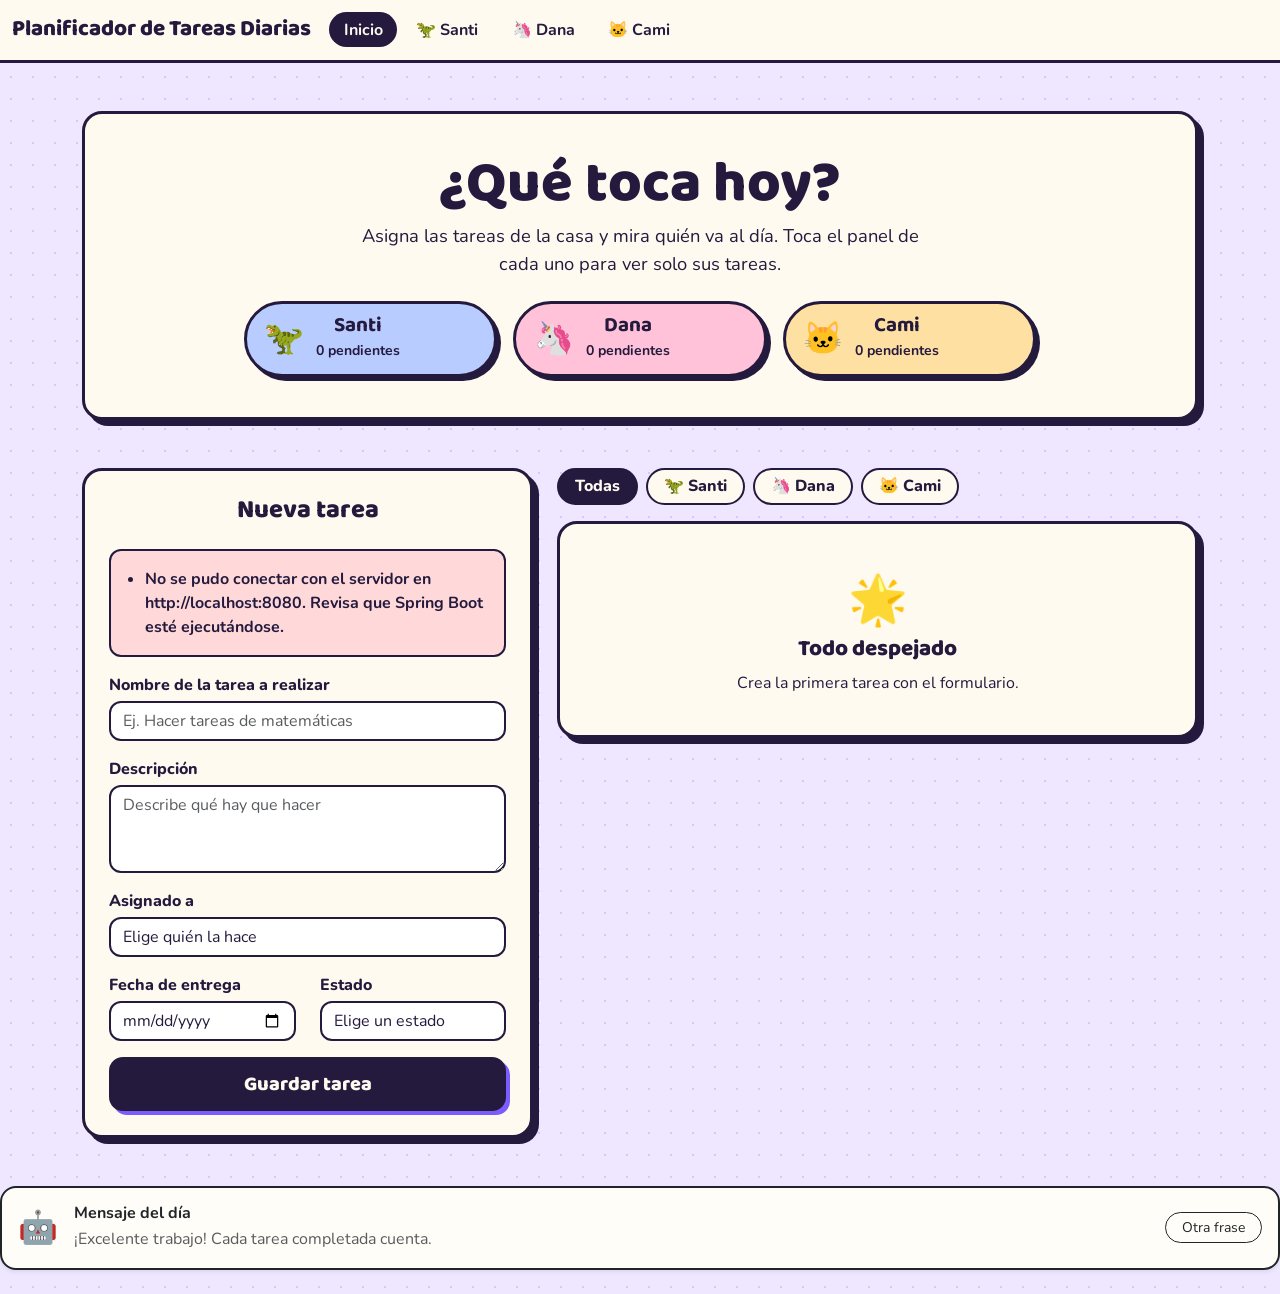
<file: index.html>
<!DOCTYPE html>
<html lang="es">
<head>
    <meta charset="UTF-8">
    <meta name="viewport" content="width=device-width, initial-scale=1.0">
    <link rel="preconnect" href="https://fonts.googleapis.com">
    <link rel="preconnect" href="https://fonts.gstatic.com" crossorigin>
    <link href="https://fonts.googleapis.com/css2?family=Baloo+2:wght@600;800&family=Nunito:wght@400;700;800&display=swap" rel="stylesheet">
    <link href="https://cdn.jsdelivr.net/npm/bootstrap@5.3.8/dist/css/bootstrap.min.css" rel="stylesheet" crossorigin="anonymous">
    <link rel="stylesheet" href="Style.css">
    <title>Planificador de Tareas Diarias</title>
</head>
<body>
    <nav class="navbar navbar-expand-lg">
        <div class="container-fluid">
            <a class="navbar-brand" href="index.html">Planificador de Tareas Diarias</a>
            <button class="navbar-toggler" type="button" data-bs-toggle="collapse" data-bs-target="#navbarSupportedContent" aria-controls="navbarSupportedContent" aria-expanded="false" aria-label="Abrir menú">
                <span class="navbar-toggler-icon"></span>
            </button>
            <div class="collapse navbar-collapse" id="navbarSupportedContent">
                <ul class="navbar-nav me-auto mb-2 mb-lg-0">
                    <li class="nav-item"><a class="nav-link active" href="index.html">Inicio</a></li>
                    <li class="nav-item"><a class="nav-link " href="hijo1.html">🦖 Santi</a></li>
                    <li class="nav-item"><a class="nav-link " href="hijo2.html">🦄 Dana</a></li>
                    <li class="nav-item"><a class="nav-link " href="hijo3.html">🐱 Cami</a></li>
                </ul>
            </div>
        </div>
    </nav>
    <div class="container my-4 my-md-5">
        <section class="sticker hero mb-5">
            <h1>¿Qué toca hoy?</h1>
            <p>Asigna las tareas de la casa y mira quién va al día. Toca el panel de cada uno para ver solo sus tareas.</p>
            <div class="row g-3 justify-content-center">
                <div class="col-12 col-sm-6 col-lg-3"><a class="kid-chip kid-santi" href="hijo1.html"><span class="emoji">🦖</span><span><strong>Santi</strong><small data-kid-count="Santi">0 pendientes</small></span></a></div>
                <div class="col-12 col-sm-6 col-lg-3"><a class="kid-chip kid-dana" href="hijo2.html"><span class="emoji">🦄</span><span><strong>Dana</strong><small data-kid-count="Dana">0 pendientes</small></span></a></div>
                <div class="col-12 col-sm-6 col-lg-3"><a class="kid-chip kid-cami" href="hijo3.html"><span class="emoji">🐱</span><span><strong>Cami</strong><small data-kid-count="Cami">0 pendientes</small></span></a></div>
            </div>
        </section>

        <div class="row g-4">
            <div class="col-lg-5">
                <div class="sticker form-card p-4">
                    <h3 class="text-center mb-4">Nueva tarea</h3>

                    <div id="errorContainer" class="alert d-none" role="alert"></div>

                    <form id="taskForm" novalidate>
                        <div class="mb-3">
                            <label for="taskName" class="form-label">Nombre de la tarea a realizar</label>
                            <input type="text" class="form-control" id="taskName" placeholder="Ej. Hacer tareas de matemáticas">
                        </div>
                        <div class="mb-3">
                            <label for="taskDescription" class="form-label">Descripción</label>
                            <textarea class="form-control" id="taskDescription" rows="3" placeholder="Describe qué hay que hacer"></textarea>
                        </div>
                        <div class="mb-3">
                            <label for="taskAssignee" class="form-label">Asignado a</label>
                            <select class="form-select" id="taskAssignee">
                                <option value="" selected disabled>Elige quién la hace</option>
                                <option value="Santi">🦖 Santi</option>
                                <option value="Dana">🦄 Dana</option>
                                <option value="Cami">🐱 Cami</option>
                            </select>
                        </div>
                        <div class="row">
                            <div class="col-sm-6 mb-3">
                                <label for="taskDueDate" class="form-label">Fecha de entrega</label>
                                <input type="date" class="form-control" id="taskDueDate">
                            </div>
                            <div class="col-sm-6 mb-3">
                                <label for="taskStatus" class="form-label">Estado</label>
                                <select class="form-select" id="taskStatus">
                                    <option value="" selected disabled>Elige un estado</option>
                                    <option value="POR HACER">Por hacer</option>
                                    <option value="EN PROCESO">En proceso</option>
                                    <option value="REVISIÓN">Revisión</option>
                                    <option value="HECHO">Hecho</option>
                                </select>
                            </div>
                        </div>
                        <div class="d-grid">
                            <button type="submit" class="btn btn-save">Guardar tarea</button>
                        </div>
                    </form>
                </div>
            </div>

            <div class="col-lg-7">
                <div class="d-flex flex-wrap gap-2 mb-3" role="group" aria-label="Filtrar tareas">
                    <button type="button" class="filter-btn active" data-filter="Todos">Todas</button>
                    <button type="button" class="filter-btn" data-filter="Santi">🦖 Santi</button>
                    <button type="button" class="filter-btn" data-filter="Dana">🦄 Dana</button>
                    <button type="button" class="filter-btn" data-filter="Cami">🐱 Cami</button>
                </div>
                <div class="row g-4" id="tasksContainer"></div>
            </div>
        </div>
    </div>
    <div id="bot-container" class="card mb-4 border-2 border-dark shadow-sm" style="border-radius: 16px; background-color: #fffdf7;">
  <div class="card-body d-flex align-items-center justify-content-between gap-3">
    <div class="d-flex align-items-center gap-3">
      <span style="font-size: 2rem;">🤖</span>
      <div>
        <h6 class="fw-bold mb-1" id="bot-titulo">Tu asistente de tareas</h6>
        <p class="mb-0 text-muted" id="bot-mensaje">Cargando consejo del día...</p>
      </div>
    </div>
    <button type="button" id="btn-nueva-frase" class="btn btn-sm btn-outline-dark rounded-pill px-3">
      Otra frase
    </button>
  </div>
</div>
    <script type="module" src="script.js"></script>
    <script src="https://cdn.jsdelivr.net/npm/bootstrap@5.3.8/dist/js/bootstrap.bundle.min.js" crossorigin="anonymous"></script>
</body>
</html>
</file>
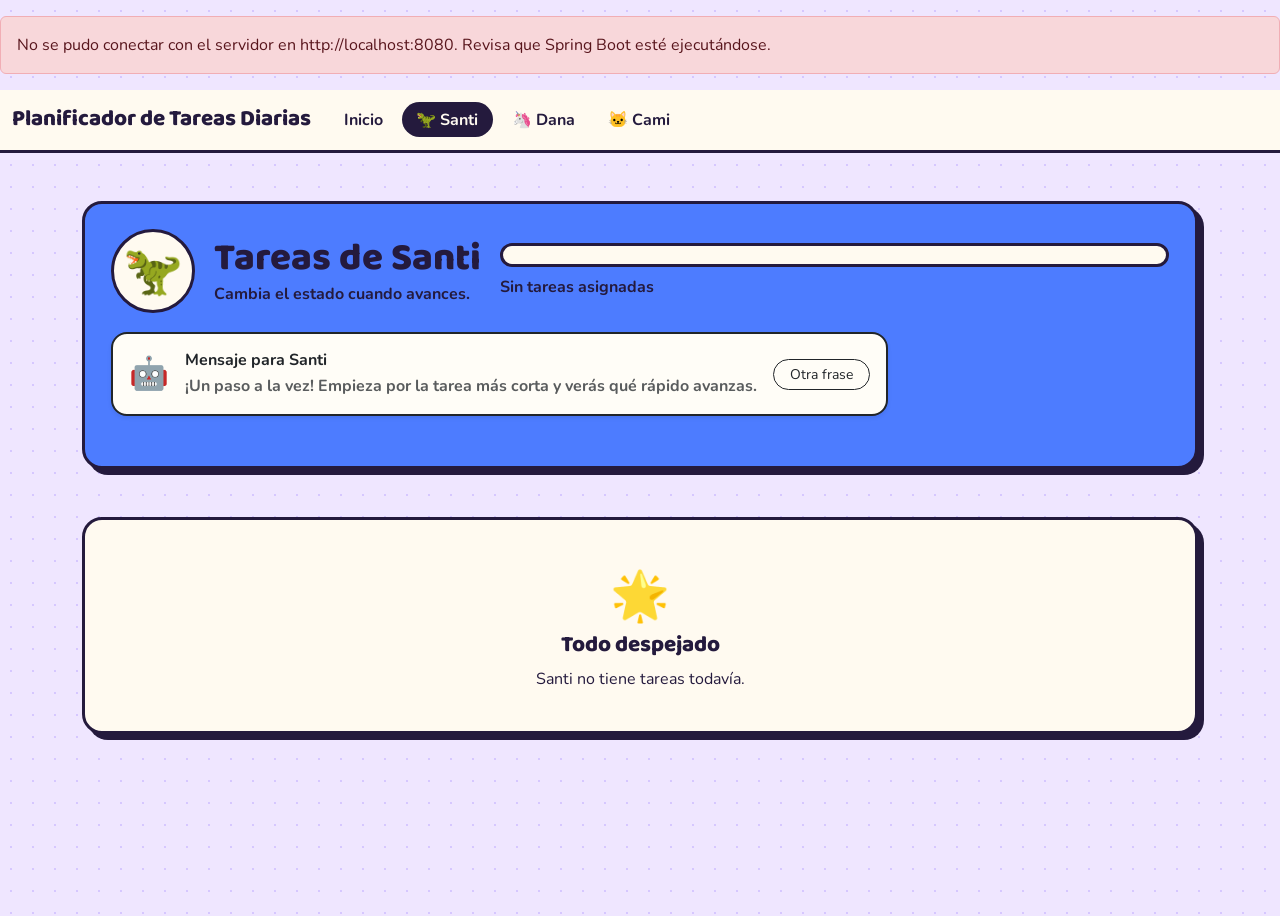
<file: hijo1.html>
<!DOCTYPE html>
<html lang="es">
<head>
    <meta charset="UTF-8">
    <meta name="viewport" content="width=device-width, initial-scale=1.0">
    <link rel="preconnect" href="https://fonts.googleapis.com">
    <link rel="preconnect" href="https://fonts.gstatic.com" crossorigin>
    <link href="https://fonts.googleapis.com/css2?family=Baloo+2:wght@600;800&family=Nunito:wght@400;700;800&display=swap" rel="stylesheet">
    <link href="https://cdn.jsdelivr.net/npm/bootstrap@5.3.8/dist/css/bootstrap.min.css" rel="stylesheet" crossorigin="anonymous">
    <link rel="stylesheet" href="Style.css">
    <title>Panel de Santi</title>
</head>
<body data-child="Santi">
    <nav class="navbar navbar-expand-lg">
        <div class="container-fluid">
            <a class="navbar-brand" href="index.html">Planificador de Tareas Diarias</a>
            <button class="navbar-toggler" type="button" data-bs-toggle="collapse" data-bs-target="#navbarSupportedContent" aria-controls="navbarSupportedContent" aria-expanded="false" aria-label="Abrir menú">
                <span class="navbar-toggler-icon"></span>
            </button>
            <div class="collapse navbar-collapse" id="navbarSupportedContent">
                <ul class="navbar-nav me-auto mb-2 mb-lg-0">
                    <li class="nav-item"><a class="nav-link " href="index.html">Inicio</a></li>
                    <li class="nav-item"><a class="nav-link active" href="hijo1.html">🦖 Santi</a></li>
                    <li class="nav-item"><a class="nav-link " href="hijo2.html">🦄 Dana</a></li>
                    <li class="nav-item"><a class="nav-link " href="hijo3.html">🐱 Cami</a></li>
                </ul>
            </div>
        </div>
    </nav>
    <div class="container my-4 my-md-5">
        <section class="sticker kid-banner mb-5">
            <div class="avatar" aria-hidden="true">🦖</div>
            <div>
                <h2>Tareas de Santi</h2>
                <p>Cambia el estado cuando avances.</p>
            </div>
            <div class="progress-wrap">
                <div class="progress-track" role="progressbar" aria-label="Progreso de Santi"><div class="progress-fill empty" id="progressFill"></div></div>
                <p class="mt-2" id="progressText">Sin tareas asignadas</p>
            </div>

            <div id="bot-container" class="card mb-4 border-2 border-dark shadow-sm" style="border-radius: 16px; background-color: #fffdf7;">
    <div class="card-body d-flex align-items-center justify-content-between gap-3">
    <div class="d-flex align-items-center gap-3">
        <span style="font-size: 2rem;">🤖</span>
        <div>
        <h6 class="fw-bold mb-1" id="bot-titulo">Tu asistente de tareas</h6>
        <p class="mb-0 text-muted" id="bot-mensaje">Cargando consejo del día...</p>
            </div>
    </div>
            <button type="button" id="btn-nueva-frase" class="btn btn-sm btn-outline-dark rounded-pill px-3">
                Otra frase
            </button>
            </div>
            </div>
        </section>

        <div class="row g-4" id="tasksContainer"></div>
    </div>
<script type="module" src="script.js"></script>
    <script src="https://cdn.jsdelivr.net/npm/bootstrap@5.3.8/dist/js/bootstrap.bundle.min.js" crossorigin="anonymous"></script>
</body>
</html>
</file>
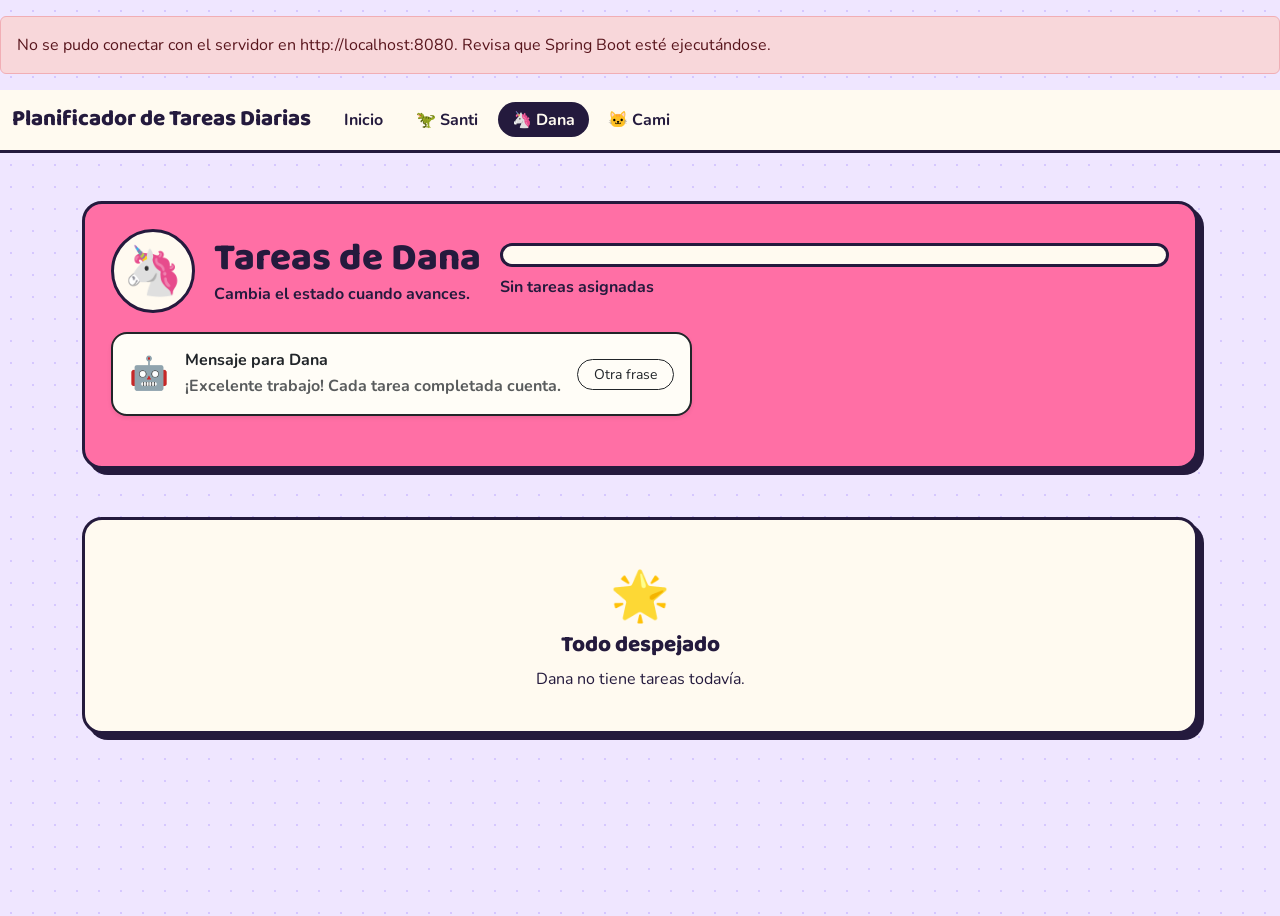
<file: hijo2.html>
<!DOCTYPE html>
<html lang="es">
<head>
    <meta charset="UTF-8">
    <meta name="viewport" content="width=device-width, initial-scale=1.0">
    <link rel="preconnect" href="https://fonts.googleapis.com">
    <link rel="preconnect" href="https://fonts.gstatic.com" crossorigin>
    <link href="https://fonts.googleapis.com/css2?family=Baloo+2:wght@600;800&family=Nunito:wght@400;700;800&display=swap" rel="stylesheet">
    <link href="https://cdn.jsdelivr.net/npm/bootstrap@5.3.8/dist/css/bootstrap.min.css" rel="stylesheet" crossorigin="anonymous">
    <link rel="stylesheet" href="Style.css">
    <title>Panel de Dana</title>
</head>
<body data-child="Dana">
    <nav class="navbar navbar-expand-lg">
        <div class="container-fluid">
            <a class="navbar-brand" href="index.html">Planificador de Tareas Diarias</a>
            <button class="navbar-toggler" type="button" data-bs-toggle="collapse" data-bs-target="#navbarSupportedContent" aria-controls="navbarSupportedContent" aria-expanded="false" aria-label="Abrir menú">
                <span class="navbar-toggler-icon"></span>
            </button>
            <div class="collapse navbar-collapse" id="navbarSupportedContent">
                <ul class="navbar-nav me-auto mb-2 mb-lg-0">
                    <li class="nav-item"><a class="nav-link " href="index.html">Inicio</a></li>
                    <li class="nav-item"><a class="nav-link " href="hijo1.html">🦖 Santi</a></li>
                    <li class="nav-item"><a class="nav-link active" href="hijo2.html">🦄 Dana</a></li>
                    <li class="nav-item"><a class="nav-link " href="hijo3.html">🐱 Cami</a></li>
                </ul>
            </div>
        </div>
    </nav>
    <div class="container my-4 my-md-5">
        <section class="sticker kid-banner mb-5">
            <div class="avatar" aria-hidden="true">🦄</div>
            <div>
                <h2>Tareas de Dana</h2>
                <p>Cambia el estado cuando avances.</p>
            </div>
            <div class="progress-wrap">
                <div class="progress-track" role="progressbar" aria-label="Progreso de Dana"><div class="progress-fill empty" id="progressFill"></div></div>
                <p class="mt-2" id="progressText">Sin tareas asignadas</p>
            </div>
            <div id="bot-container" class="card mb-4 border-2 border-dark shadow-sm" style="border-radius: 16px; background-color: #fffdf7;">
  <div class="card-body d-flex align-items-center justify-content-between gap-3">
    <div class="d-flex align-items-center gap-3">
      <span style="font-size: 2rem;">🤖</span>
      <div>
        <h6 class="fw-bold mb-1" id="bot-titulo">Tu asistente de tareas</h6>
        <p class="mb-0 text-muted" id="bot-mensaje">Cargando consejo del día...</p>
      </div>
    </div>
    <button type="button" id="btn-nueva-frase" class="btn btn-sm btn-outline-dark rounded-pill px-3">
      Otra frase
    </button>
  </div>
</div>
        </section>

        <div class="row g-4" id="tasksContainer"></div>
    </div>
<script type="module" src="script.js"></script>
    <script src="https://cdn.jsdelivr.net/npm/bootstrap@5.3.8/dist/js/bootstrap.bundle.min.js" crossorigin="anonymous"></script>
</body>
</html>
</file>
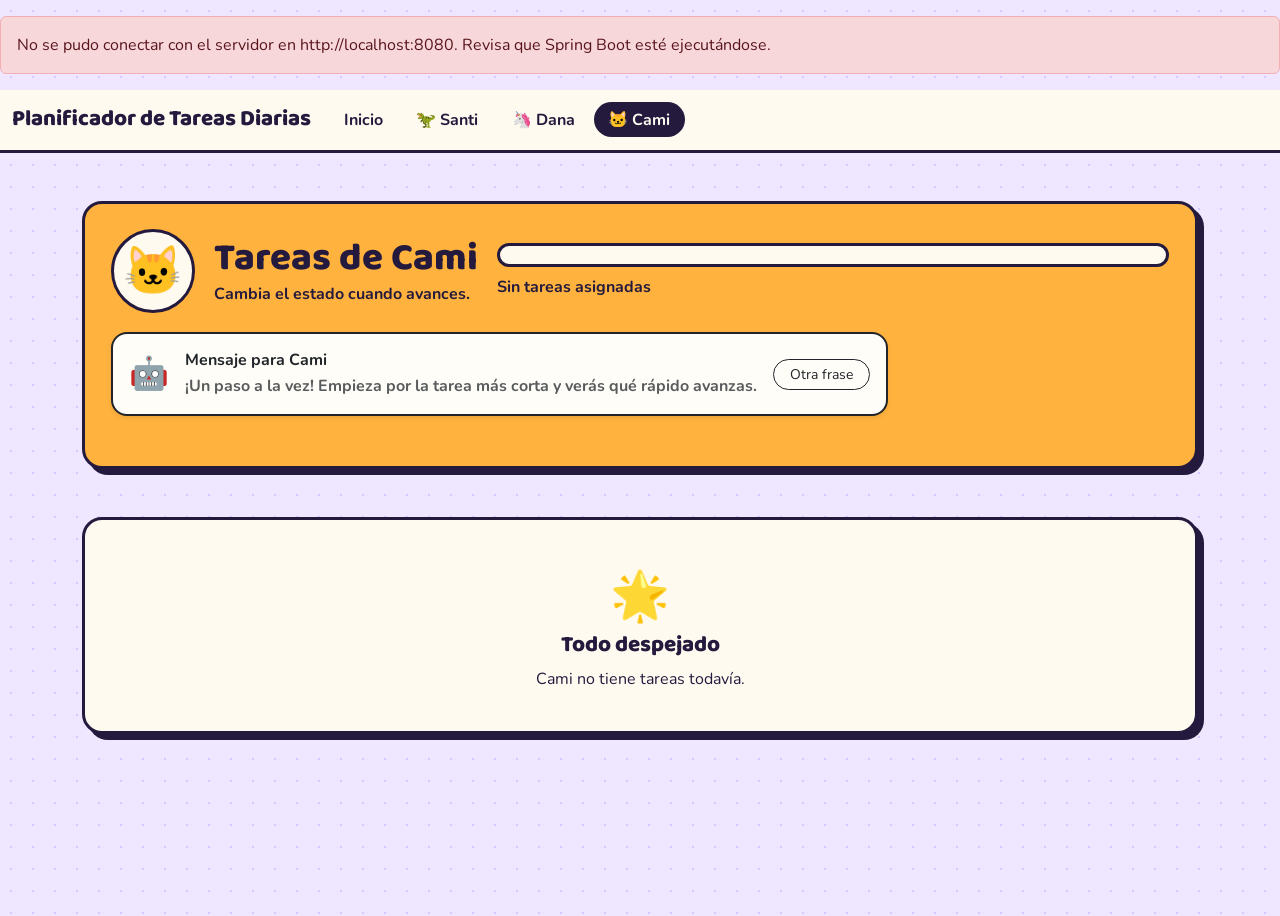
<file: hijo3.html>
<!DOCTYPE html>
<html lang="es">
<head>
    <meta charset="UTF-8">
    <meta name="viewport" content="width=device-width, initial-scale=1.0">
    <link rel="preconnect" href="https://fonts.googleapis.com">
    <link rel="preconnect" href="https://fonts.gstatic.com" crossorigin>
    <link href="https://fonts.googleapis.com/css2?family=Baloo+2:wght@600;800&family=Nunito:wght@400;700;800&display=swap" rel="stylesheet">
    <link href="https://cdn.jsdelivr.net/npm/bootstrap@5.3.8/dist/css/bootstrap.min.css" rel="stylesheet" crossorigin="anonymous">
    <link rel="stylesheet" href="Style.css">
    <title>Panel de Cami</title>
</head>
<body data-child="Cami">
    <nav class="navbar navbar-expand-lg">
        <div class="container-fluid">
            <a class="navbar-brand" href="index.html">Planificador de Tareas Diarias</a>
            <button class="navbar-toggler" type="button" data-bs-toggle="collapse" data-bs-target="#navbarSupportedContent" aria-controls="navbarSupportedContent" aria-expanded="false" aria-label="Abrir menú">
                <span class="navbar-toggler-icon"></span>
            </button>
            <div class="collapse navbar-collapse" id="navbarSupportedContent">
                <ul class="navbar-nav me-auto mb-2 mb-lg-0">
                    <li class="nav-item"><a class="nav-link " href="index.html">Inicio</a></li>
                    <li class="nav-item"><a class="nav-link " href="hijo1.html">🦖 Santi</a></li>
                    <li class="nav-item"><a class="nav-link " href="hijo2.html">🦄 Dana</a></li>
                    <li class="nav-item"><a class="nav-link active" href="hijo3.html">🐱 Cami</a></li>
                </ul>
            </div>
        </div>
    </nav>
    <div class="container my-4 my-md-5">
        <section class="sticker kid-banner mb-5">
            <div class="avatar" aria-hidden="true">🐱</div>
            <div>
                <h2>Tareas de Cami</h2>
                <p>Cambia el estado cuando avances.</p>
            </div>
            <div class="progress-wrap">
                <div class="progress-track" role="progressbar" aria-label="Progreso de Cami"><div class="progress-fill empty" id="progressFill"></div></div>
                <p class="mt-2" id="progressText">Sin tareas asignadas</p>
            </div>
            <div id="bot-container" class="card mb-4 border-2 border-dark shadow-sm" style="border-radius: 16px; background-color: #fffdf7;">
  <div class="card-body d-flex align-items-center justify-content-between gap-3">
    <div class="d-flex align-items-center gap-3">
      <span style="font-size: 2rem;">🤖</span>
      <div>
        <h6 class="fw-bold mb-1" id="bot-titulo">Tu asistente de tareas</h6>
        <p class="mb-0 text-muted" id="bot-mensaje">Cargando consejo del día...</p>
      </div>
    </div>
    <button type="button" id="btn-nueva-frase" class="btn btn-sm btn-outline-dark rounded-pill px-3">
      Otra frase
    </button>
  </div>
</div>
        </section>

        <div class="row g-4" id="tasksContainer"></div>
    </div>
<script type="module" src="script.js"></script>
    <script src="https://cdn.jsdelivr.net/npm/bootstrap@5.3.8/dist/js/bootstrap.bundle.min.js" crossorigin="anonymous"></script>
</body>
</html>
</file>
<file: Style.css>
:root {
    --ink: #241a3d;
    --paper: #fffaf0;
    --lilac: #efe6ff;
    --santi: #4d7cff;
    --dana: #ff6fa5;
    --cami: #ffb23e;
    --por-hacer: #ff7b7b;
    --en-proceso: #ffcf4d;
    --revision: #62d6ea;
    --hecho: #55d391;
    --accent: #7a5cff;
    --font-display: 'Baloo 2', 'Trebuchet MS', 'Segoe UI', sans-serif;
    --font-body: 'Nunito', 'Segoe UI', Tahoma, sans-serif;
}

body {
    min-height: 100vh;
    margin: 0;
    color: var(--ink);
    font-family: var(--font-body);
    background-color: var(--lilac);
    background-image: radial-gradient(rgba(122, 92, 255, .22) 1.5px, transparent 1.5px);
    background-size: 22px 22px;
}

body[data-child="Santi"] { --accent: var(--santi); }
body[data-child="Dana"]  { --accent: var(--dana); }
body[data-child="Cami"]  { --accent: var(--cami); }

h1, h2, h3, h4, h5, .navbar-brand { font-family: var(--font-display); font-weight: 800; }

:focus-visible { outline: 3px solid var(--ink); outline-offset: 3px; }

/* ---------- Navegación ---------- */
.navbar {
    background: var(--paper) !important;
    border-bottom: 3px solid var(--ink);
}
.navbar-brand { color: var(--ink) !important; font-size: 1.4rem; }
.nav-link { color: var(--ink); font-weight: 700; border-radius: 999px; padding: .35rem .9rem !important; margin: 0 .15rem; }
.nav-link:hover { background: var(--lilac); }
.nav-link.active { background: var(--ink); color: var(--paper) !important; }

/* ---------- Superficies tipo "sticker" ---------- */
.sticker {
    background: var(--paper);
    border: 3px solid var(--ink);
    border-radius: 20px;
    box-shadow: 6px 6px 0 var(--ink);
}

/* ---------- Portada ---------- */
.hero { padding: 2.5rem 1.5rem; text-align: center; }
.hero h1 { font-size: clamp(2.2rem, 6vw, 3.6rem); line-height: 1.05; margin-bottom: .5rem; }
.hero p { font-size: 1.15rem; max-width: 36rem; margin: 0 auto 1.5rem; }

.kid-chip {
    display: flex; align-items: center; gap: .75rem;
    padding: .7rem 1.1rem;
    text-decoration: none; color: var(--ink);
    background: var(--kid);
    border: 3px solid var(--ink); border-radius: 999px;
    box-shadow: 4px 4px 0 var(--ink);
    transition: transform .12s, box-shadow .12s;
}
.kid-chip:hover { color: var(--ink); transform: translate(2px, 2px); box-shadow: 2px 2px 0 var(--ink); }
.kid-chip .emoji { font-size: 2rem; line-height: 1; }
.kid-chip strong { font-family: var(--font-display); font-size: 1.3rem; display: block; line-height: 1.1; }
.kid-chip small { font-weight: 700; }
.kid-santi { --kid: #b9ccff; }
.kid-dana  { --kid: #ffc2d9; }
.kid-cami  { --kid: #ffe0a3; }

/* ---------- Formulario ---------- */
.form-card h3 { font-size: 1.6rem; }
.form-label { font-weight: 800; margin-bottom: .25rem; }
.form-control, .form-select {
    border: 2px solid var(--ink); border-radius: 12px; background: #fff; color: var(--ink);
}
.form-control:focus, .form-select:focus { border-color: var(--ink); box-shadow: 0 0 0 4px rgba(122, 92, 255, .35); }

.btn-save {
    background: var(--ink); color: var(--paper);
    font-family: var(--font-display); font-size: 1.25rem; font-weight: 800;
    border: 3px solid var(--ink); border-radius: 14px; padding: .55rem 1rem;
    box-shadow: 4px 4px 0 var(--accent);
    transition: transform .12s, box-shadow .12s;
}
.btn-save:hover { background: var(--ink); color: var(--paper); transform: translate(2px, 2px); box-shadow: 2px 2px 0 var(--accent); }

#errorContainer { border: 2px solid var(--ink); border-radius: 12px; background: #ffd9d9; color: var(--ink); font-weight: 700; }
#errorContainer ul { margin: 0; padding-left: 1.1rem; }

/* ---------- Filtros ---------- */
.filter-btn {
    font-weight: 800; color: var(--ink); background: var(--paper);
    border: 2px solid var(--ink); border-radius: 999px; padding: .3rem 1rem;
}
.filter-btn:hover { background: #fff; }
.filter-btn.active { background: var(--ink); color: var(--paper); }

/* ---------- Tarjetas de tarea ---------- */
.task-card {
    --kid: var(--accent);
    background: var(--paper);
    border: 3px solid var(--ink); border-radius: 18px;
    box-shadow: 5px 5px 0 var(--ink);
    height: 100%; display: flex; flex-direction: column; overflow: hidden;
}
.task-card[data-kid="Santi"] { --kid: var(--santi); }
.task-card[data-kid="Dana"]  { --kid: var(--dana); }
.task-card[data-kid="Cami"]  { --kid: var(--cami); }

.task-top {
    background: var(--kid); border-bottom: 3px solid var(--ink);
    padding: .5rem .9rem; display: flex; align-items: center; gap: .5rem;
    font-family: var(--font-display); font-weight: 800; font-size: 1.05rem;
}
.task-top .emoji { font-size: 1.4rem; }
.task-body { padding: .9rem 1rem 1rem; display: flex; flex-direction: column; gap: .6rem; flex: 1; }
.task-title { font-size: 1.2rem; margin: 0; overflow-wrap: anywhere; }
.task-desc { margin: 0; flex: 1; overflow-wrap: anywhere; }
.task-card.is-done .task-title { text-decoration: line-through; text-decoration-thickness: 3px; opacity: .6; }
.task-card.is-done .task-desc { opacity: .6; }

.due { font-weight: 800; font-size: .92rem; }
.due.late { color: #c4223a; }
.due.soon { color: #a85b00; }

.status-select {
    appearance: none; -webkit-appearance: none;
    font-weight: 800; font-size: .88rem; color: var(--ink);
    border: 2px solid var(--ink); border-radius: 999px;
    padding: .25rem 1.7rem .25rem .8rem; cursor: pointer;
    background-color: var(--por-hacer);
    background-image: url("data:image/svg+xml;utf8,<svg xmlns='http://www.w3.org/2000/svg' width='12' height='8'><path d='M1 1l5 5 5-5' fill='none' stroke='%23241a3d' stroke-width='2'/></svg>");
    background-repeat: no-repeat; background-position: right .6rem center;
}
.status-select[data-status="POR HACER"]  { background-color: var(--por-hacer); }
.status-select[data-status="EN PROCESO"] { background-color: var(--en-proceso); }
.status-select[data-status="REVISIÓN"]   { background-color: var(--revision); }
.status-select[data-status="HECHO"]      { background-color: var(--hecho); }

.delete-btn {
    background: transparent; color: var(--ink); font-weight: 800; font-size: .85rem;
    border: 2px solid var(--ink); border-radius: 10px; padding: .15rem .65rem;
}
.delete-btn:hover { background: #ffd9d9; }

/* ---------- Estado vacío ---------- */
.empty-state { text-align: center; padding: 2.5rem 1.5rem; }
.empty-state .emoji { font-size: 3rem; }
.empty-state h4 { font-size: 1.4rem; }

/* ---------- Panel de cada hijo ---------- */
.kid-banner { padding: 1.6rem; display: flex; align-items: center; gap: 1.2rem; flex-wrap: wrap; background: var(--accent); }
.kid-banner .avatar {
    width: 84px; height: 84px; display: grid; place-items: center; font-size: 3rem;
    background: var(--paper); border: 3px solid var(--ink); border-radius: 50%;
}
.kid-banner h2 { font-size: clamp(1.7rem, 5vw, 2.4rem); margin: 0; }
.kid-banner p { margin: 0; font-weight: 700; }

.progress-wrap { flex: 1 1 240px; }
.progress-track { height: 24px; background: var(--paper); border: 3px solid var(--ink); border-radius: 999px; overflow: hidden; }
.progress-fill { height: 100%; width: 0; background: var(--hecho); border-right: 3px solid var(--ink); transition: width .5s ease; }
.progress-fill.empty { border-right: 0; }

/* Entrada de una tarea nueva */
@keyframes pop { from { transform: scale(.9); opacity: 0; } to { transform: scale(1); opacity: 1; } }
.task-new { animation: pop .3s ease-out; }
@media (prefers-reduced-motion: reduce) {
    .task-new { animation: none; }
    .progress-fill, .kid-chip, .btn-save { transition: none; }
}
</file>
